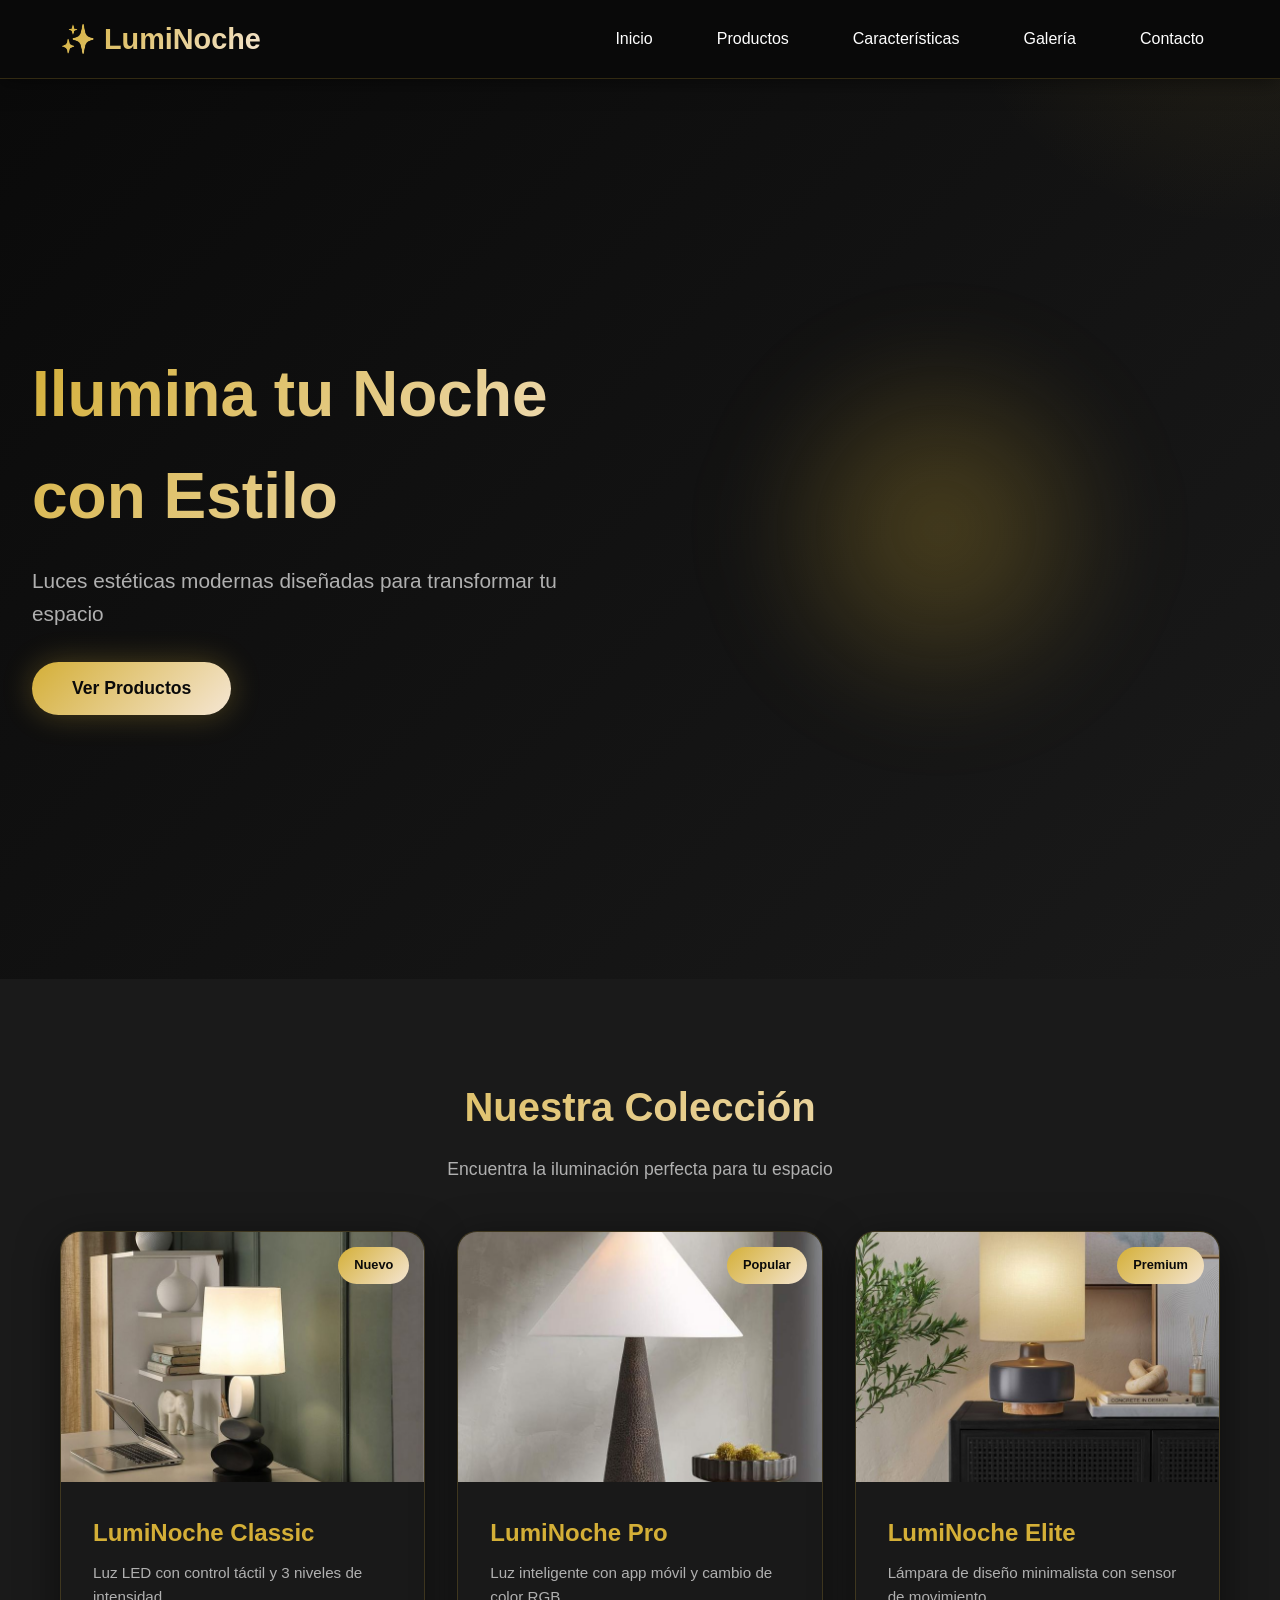
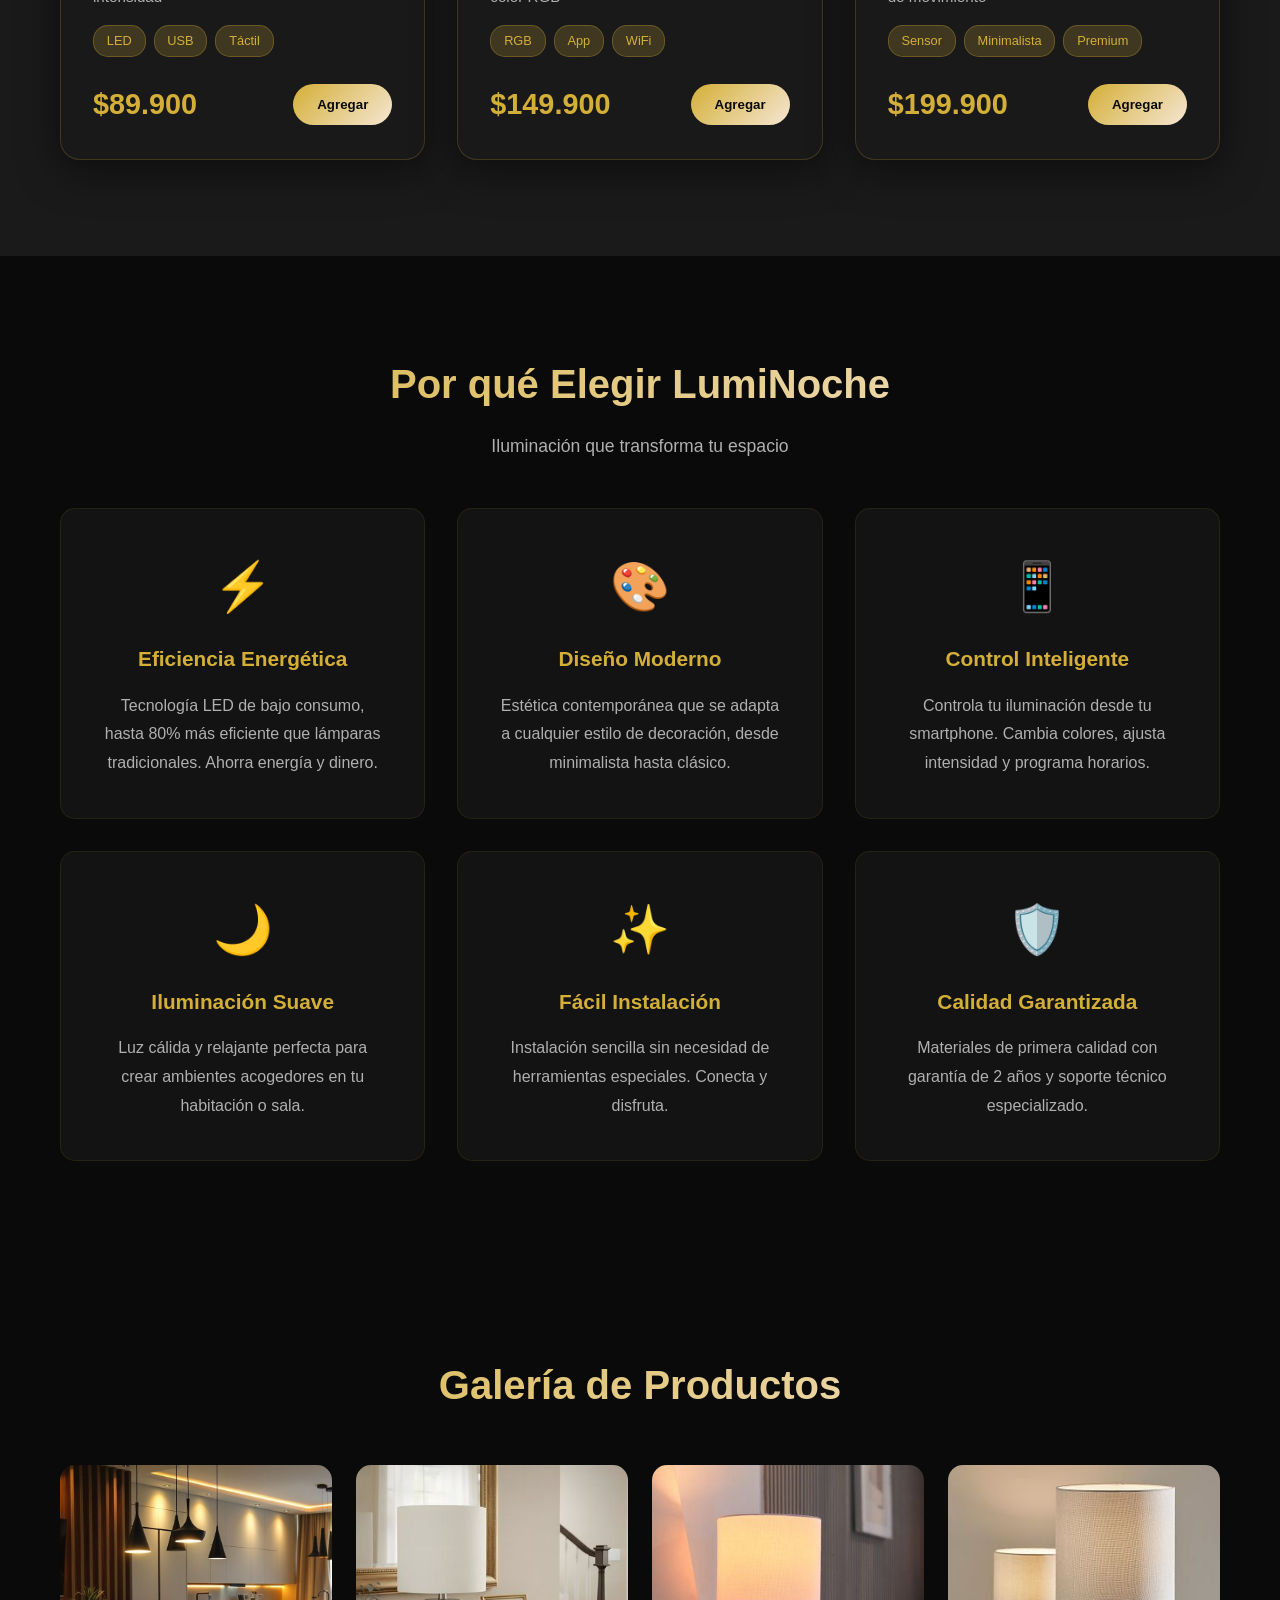
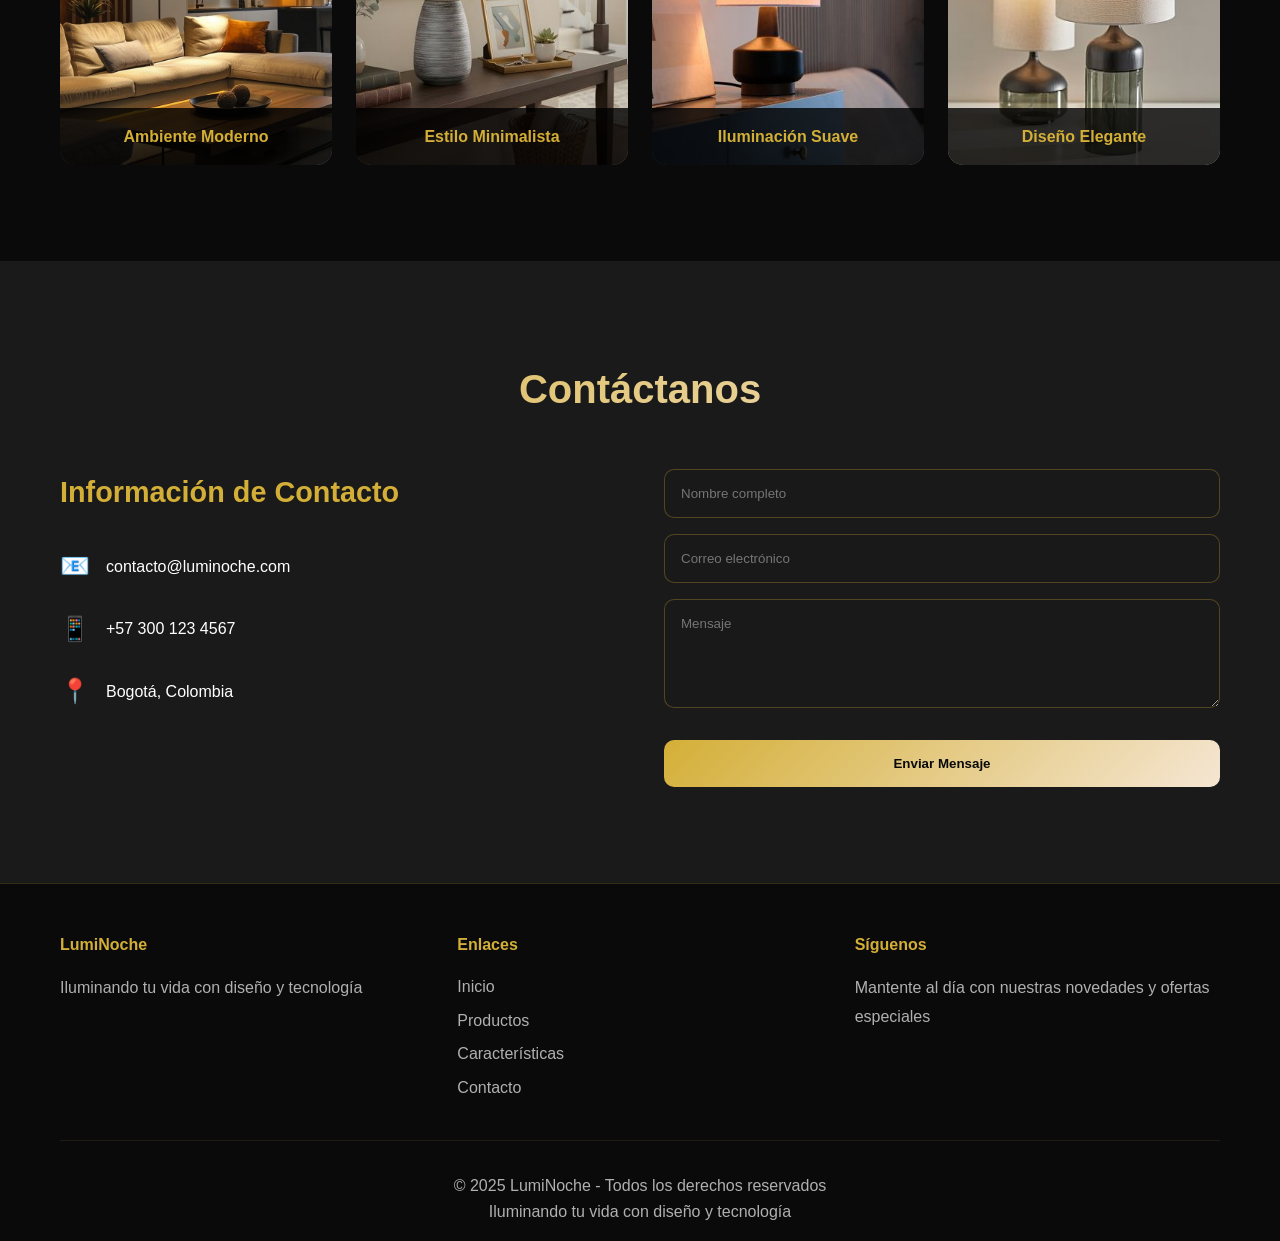
<file: index.html>
<!DOCTYPE html>
<html lang="es">
<head>
    <meta charset="UTF-8">
    <meta name="viewport" content="width=device-width, initial-scale=1.0">
    <meta name="description" content="Luces estéticas modernas para mesas de noche - Diseño elegante y funcional para tu hogar">
    <meta name="author" content="Estudiante UNAD">
    <title>LumiNoche - Luces Estéticas Modernas para Mesas de Noche</title>
    <link rel="stylesheet" href="css/styles.css">
    <base href="./">
</head>
<body>
    <header>
        <nav class="navbar">
            <div class="container">
                <h1 class="logo">✨ LumiNoche</h1>
                <ul class="nav-menu">
                    <li><a href="#inicio">Inicio</a></li>
                    <li><a href="#productos">Productos</a></li>
                    <li><a href="#caracteristicas">Características</a></li>
                    <li><a href="#galeria">Galería</a></li>
                    <li><a href="#contacto">Contacto</a></li>
                </ul>
                <button class="menu-toggle" id="menuToggle">☰</button>
            </div>
        </nav>
    </header>

    <main>
        <!-- Hero Section -->
        <section id="inicio" class="hero">
            <div class="hero-content">
                <h2 class="hero-title">Ilumina tu Noche con Estilo</h2>
                <p class="hero-subtitle">Luces estéticas modernas diseñadas para transformar tu espacio</p>
                <button class="cta-button" onclick="scrollToSection('productos')">Ver Productos</button>
            </div>
            <div class="hero-image">
                <div class="light-glow"></div>
            </div>
        </section>

        <!-- Productos Section -->
        <section id="productos" class="products-section">
            <div class="container">
                <h2 class="section-title">Nuestra Colección</h2>
                <p class="section-subtitle">Encuentra la iluminación perfecta para tu espacio</p>
                
                <div class="products-grid">
                    <div class="product-card">
                        <div class="product-image">
                            <img src="img/lampara-luminoche-classic.jpg" alt="LumiNoche Classic - Luz LED con control táctil">
                            <span class="product-badge">Nuevo</span>
                        </div>
                        <div class="product-info">
                            <h3>LumiNoche Classic</h3>
                            <p class="product-description">Luz LED con control táctil y 3 niveles de intensidad</p>
                            <div class="product-features">
                                <span class="feature-tag">LED</span>
                                <span class="feature-tag">USB</span>
                                <span class="feature-tag">Táctil</span>
                            </div>
                            <div class="product-price">
                                <span class="price">$89.900</span>
                                <button class="btn-add-cart">Agregar</button>
                            </div>
                        </div>
                    </div>

                    <div class="product-card">
                        <div class="product-image">
                            <img src="img/lampara-luminoche-pro.jpg" alt="LumiNoche Pro - Luz inteligente con app móvil">
                            <span class="product-badge">Popular</span>
                        </div>
                        <div class="product-info">
                            <h3>LumiNoche Pro</h3>
                            <p class="product-description">Luz inteligente con app móvil y cambio de color RGB</p>
                            <div class="product-features">
                                <span class="feature-tag">RGB</span>
                                <span class="feature-tag">App</span>
                                <span class="feature-tag">WiFi</span>
                            </div>
                            <div class="product-price">
                                <span class="price">$149.900</span>
                                <button class="btn-add-cart">Agregar</button>
                            </div>
                        </div>
                    </div>

                    <div class="product-card">
                        <div class="product-image">
                            <img src="img/lampara-luminoche-elite.jpg" alt="LumiNoche Elite - Lámpara minimalista con sensor">
                            <span class="product-badge">Premium</span>
                        </div>
                        <div class="product-info">
                            <h3>LumiNoche Elite</h3>
                            <p class="product-description">Lámpara de diseño minimalista con sensor de movimiento</p>
                            <div class="product-features">
                                <span class="feature-tag">Sensor</span>
                                <span class="feature-tag">Minimalista</span>
                                <span class="feature-tag">Premium</span>
                            </div>
                            <div class="product-price">
                                <span class="price">$199.900</span>
                                <button class="btn-add-cart">Agregar</button>
                            </div>
                        </div>
                    </div>
                </div>
            </div>
        </section>

        <!-- Características Section -->
        <section id="caracteristicas" class="features-section">
            <div class="container">
                <h2 class="section-title">Por qué Elegir LumiNoche</h2>
                <p class="section-subtitle">Iluminación que transforma tu espacio</p>
                
                <div class="features-grid">
                    <div class="feature-card">
                        <div class="feature-icon">⚡</div>
                        <h3>Eficiencia Energética</h3>
                        <p>Tecnología LED de bajo consumo, hasta 80% más eficiente que lámparas tradicionales. Ahorra energía y dinero.</p>
                    </div>
                    
                    <div class="feature-card">
                        <div class="feature-icon">🎨</div>
                        <h3>Diseño Moderno</h3>
                        <p>Estética contemporánea que se adapta a cualquier estilo de decoración, desde minimalista hasta clásico.</p>
                    </div>
                    
                    <div class="feature-card">
                        <div class="feature-icon">📱</div>
                        <h3>Control Inteligente</h3>
                        <p>Controla tu iluminación desde tu smartphone. Cambia colores, ajusta intensidad y programa horarios.</p>
                    </div>
                    
                    <div class="feature-card">
                        <div class="feature-icon">🌙</div>
                        <h3>Iluminación Suave</h3>
                        <p>Luz cálida y relajante perfecta para crear ambientes acogedores en tu habitación o sala.</p>
                    </div>
                    
                    <div class="feature-card">
                        <div class="feature-icon">✨</div>
                        <h3>Fácil Instalación</h3>
                        <p>Instalación sencilla sin necesidad de herramientas especiales. Conecta y disfruta.</p>
                    </div>
                    
                    <div class="feature-card">
                        <div class="feature-icon">🛡️</div>
                        <h3>Calidad Garantizada</h3>
                        <p>Materiales de primera calidad con garantía de 2 años y soporte técnico especializado.</p>
                    </div>
                </div>
            </div>
        </section>

        <!-- Galería Section -->
        <section id="galeria" class="gallery-section">
            <div class="container">
                <h2 class="section-title">Galería de Productos</h2>
                <div class="gallery-grid">
                    <div class="gallery-item">
                        <div class="gallery-image">
                            <img src="img/galeria-ambiente-moderno.jpg" alt="Ambiente moderno con lámpara LumiNoche">
                        </div>
                        <p class="gallery-caption">Ambiente Moderno</p>
                    </div>
                    <div class="gallery-item">
                        <div class="gallery-image">
                            <img src="img/galeria-estilo-minimalista.jpg" alt="Estilo minimalista con lámpara LumiNoche">
                        </div>
                        <p class="gallery-caption">Estilo Minimalista</p>
                    </div>
                    <div class="gallery-item">
                        <div class="gallery-image">
                            <img src="img/galeria-iluminacion-suave.jpg" alt="Iluminación suave de lámpara LumiNoche">
                        </div>
                        <p class="gallery-caption">Iluminación Suave</p>
                    </div>
                    <div class="gallery-item">
                        <div class="gallery-image">
                            <img src="img/galeria-diseno-elegante.jpg" alt="Diseño elegante con lámpara LumiNoche">
                        </div>
                        <p class="gallery-caption">Diseño Elegante</p>
                    </div>
                </div>
            </div>
        </section>

        <!-- Contacto Section -->
        <section id="contacto" class="contact-section">
            <div class="container">
                <h2 class="section-title">Contáctanos</h2>
                <div class="contact-content">
                    <div class="contact-info">
                        <h3>Información de Contacto</h3>
                        <div class="contact-item">
                            <span class="contact-icon">📧</span>
                            <span>contacto@luminoche.com</span>
                        </div>
                        <div class="contact-item">
                            <span class="contact-icon">📱</span>
                            <span>+57 300 123 4567</span>
                        </div>
                        <div class="contact-item">
                            <span class="contact-icon">📍</span>
                            <span>Bogotá, Colombia</span>
                        </div>
                    </div>
                    <form class="contact-form" id="contactForm">
                        <input type="text" placeholder="Nombre completo" required>
                        <input type="email" placeholder="Correo electrónico" required>
                        <textarea placeholder="Mensaje" rows="5" required></textarea>
                        <button type="submit" class="submit-btn">Enviar Mensaje</button>
                    </form>
                </div>
            </div>
        </section>
    </main>

    <footer>
        <div class="container">
            <div class="footer-content">
                <div class="footer-section">
                    <h4>LumiNoche</h4>
                    <p>Iluminando tu vida con diseño y tecnología</p>
                </div>
                <div class="footer-section">
                    <h4>Enlaces</h4>
                    <ul>
                        <li><a href="#inicio">Inicio</a></li>
                        <li><a href="#productos">Productos</a></li>
                        <li><a href="#caracteristicas">Características</a></li>
                        <li><a href="#contacto">Contacto</a></li>
                    </ul>
                </div>
                <div class="footer-section">
                    <h4>Síguenos</h4>
                    <p>Mantente al día con nuestras novedades y ofertas especiales</p>
                </div>
            </div>
            <div class="footer-bottom">
                <p>&copy; 2025 LumiNoche - Todos los derechos reservados</p>
                <p>Iluminando tu vida con diseño y tecnología</p>
            </div>
        </div>
    </footer>

    <script src="js/main.js"></script>
</body>
</html>
</file>
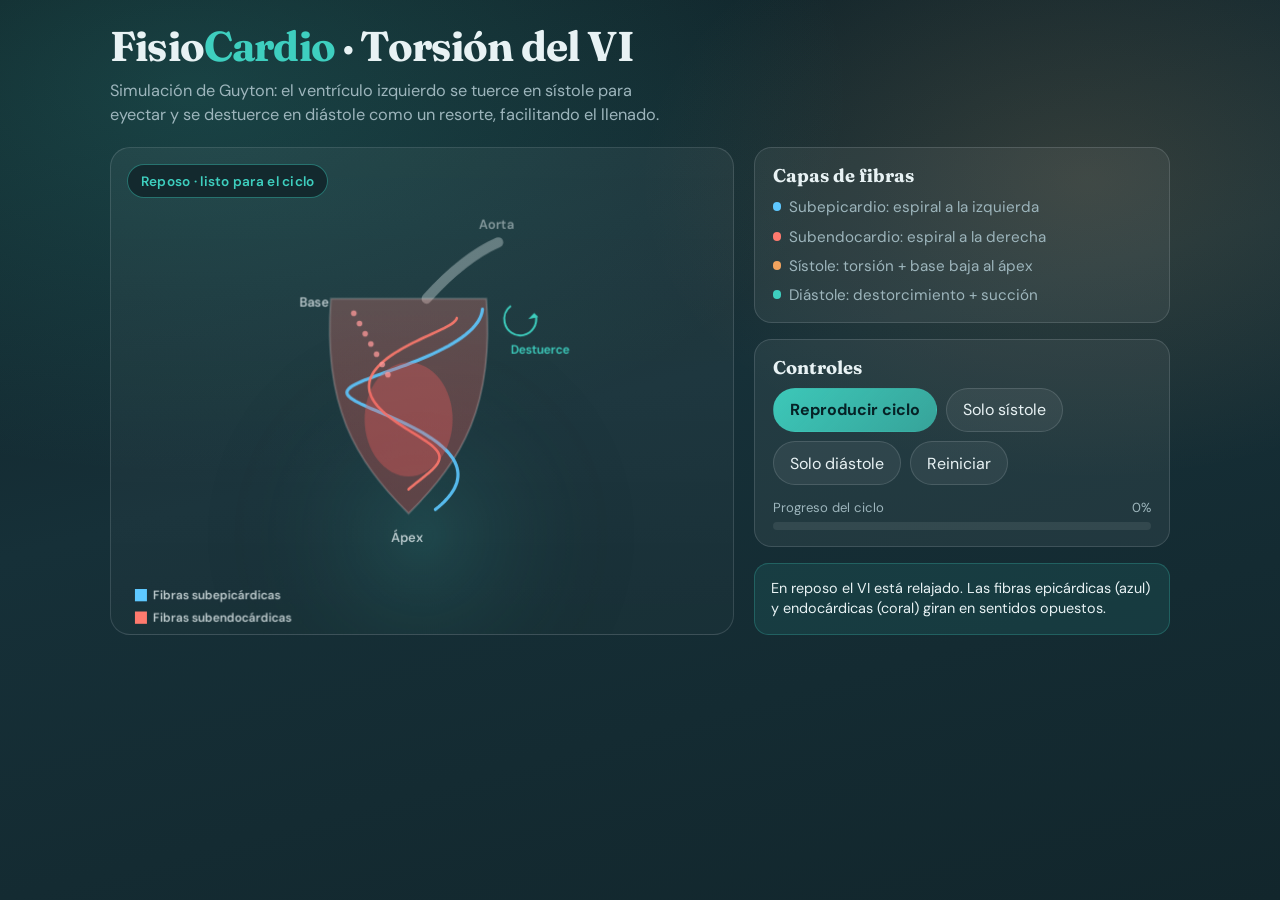
<file: fisiologia/torsion-vi.html>
<!DOCTYPE html>
<html lang="es">
<head>
  <meta charset="UTF-8" />
  <meta name="viewport" content="width=device-width, initial-scale=1.0" />
  <title>Simulación · Torsión del ventrículo izquierdo</title>
  <link rel="preconnect" href="https://fonts.googleapis.com" />
  <link rel="preconnect" href="https://fonts.gstatic.com" crossorigin />
  <link href="https://fonts.googleapis.com/css2?family=DM+Sans:ital,opsz,wght@0,9..40,400;0,9..40,600;0,9..40,700;1,9..40,400&family=Fraunces:opsz,wght@9..144,500;9..144,700&display=swap" rel="stylesheet" />
  <style>
    :root {
      --bg-deep: #0f1f24;
      --bg-mid: #163038;
      --bg-soft: #1e3d47;
      --ink: #e8f2f4;
      --muted: #9db5bc;
      --accent: #3ecfbf;
      --accent-2: #f0a35e;
      --epi: #5ec8ff;
      --endo: #ff7a6e;
      --blood: #e85d5d;
      --panel: rgba(255, 255, 255, 0.06);
      --line: rgba(232, 242, 244, 0.14);
    }

    * { box-sizing: border-box; margin: 0; padding: 0; }

    body {
      min-height: 100vh;
      font-family: "DM Sans", sans-serif;
      color: var(--ink);
      background:
        radial-gradient(1200px 700px at 15% 10%, rgba(62, 207, 191, 0.18), transparent 55%),
        radial-gradient(900px 600px at 85% 20%, rgba(240, 163, 94, 0.14), transparent 50%),
        linear-gradient(165deg, var(--bg-deep), var(--bg-mid) 45%, #12262c);
      overflow-x: hidden;
    }

    .wrap {
      width: min(1100px, 100%);
      margin: 0 auto;
      padding: 1.5rem 1.25rem 2.5rem;
    }

    header {
      display: grid;
      gap: 0.55rem;
      margin-bottom: 1.25rem;
      animation: rise 0.7s ease both;
    }

    .brand {
      font-family: "Fraunces", serif;
      font-size: clamp(1.8rem, 4vw, 2.6rem);
      letter-spacing: -0.02em;
      line-height: 1.1;
    }

    .brand span { color: var(--accent); }

    .lead {
      color: var(--muted);
      max-width: 52ch;
      font-size: 1.02rem;
      line-height: 1.5;
    }

    .stage {
      display: grid;
      grid-template-columns: 1.2fr 0.8fr;
      gap: 1.25rem;
      align-items: stretch;
    }

    @media (max-width: 860px) {
      .stage { grid-template-columns: 1fr; }
    }

    .canvas-panel {
      position: relative;
      border: 1px solid var(--line);
      background: linear-gradient(180deg, rgba(255,255,255,0.05), rgba(255,255,255,0.02));
      border-radius: 1.25rem;
      min-height: 420px;
      overflow: hidden;
      animation: rise 0.8s ease 0.08s both;
    }

    canvas {
      display: block;
      width: 100%;
      height: 100%;
      min-height: 420px;
    }

    .phase-badge {
      position: absolute;
      top: 1rem;
      left: 1rem;
      padding: 0.45rem 0.8rem;
      border-radius: 999px;
      font-size: 0.85rem;
      font-weight: 600;
      letter-spacing: 0.02em;
      background: rgba(15, 31, 36, 0.72);
      border: 1px solid var(--line);
      backdrop-filter: blur(6px);
      transition: color 0.3s, border-color 0.3s;
    }

    .phase-badge.sistole { color: var(--accent-2); border-color: rgba(240,163,94,0.45); }
    .phase-badge.diastole { color: var(--accent); border-color: rgba(62,207,191,0.45); }

    .side {
      display: grid;
      gap: 1rem;
      animation: rise 0.85s ease 0.12s both;
    }

    .panel {
      border: 1px solid var(--line);
      background: var(--panel);
      border-radius: 1.1rem;
      padding: 1rem 1.1rem;
    }

    .panel h2 {
      font-family: "Fraunces", serif;
      font-size: 1.15rem;
      margin-bottom: 0.55rem;
    }

    .panel p, .panel li {
      color: var(--muted);
      font-size: 0.95rem;
      line-height: 1.45;
    }

    .panel ul {
      list-style: none;
      display: grid;
      gap: 0.45rem;
    }

    .panel li::before {
      content: "";
      display: inline-block;
      width: 0.55rem;
      height: 0.55rem;
      border-radius: 50%;
      margin-right: 0.45rem;
      transform: translateY(-1px);
    }

    .panel li.epi::before { background: var(--epi); }
    .panel li.endo::before { background: var(--endo); }
    .panel li.twist::before { background: var(--accent-2); }
    .panel li.untwist::before { background: var(--accent); }

    .controls {
      display: flex;
      flex-wrap: wrap;
      gap: 0.6rem;
    }

    button {
      font: inherit;
      border: 1px solid var(--line);
      background: rgba(255,255,255,0.06);
      color: var(--ink);
      border-radius: 999px;
      padding: 0.65rem 1rem;
      cursor: pointer;
      transition: transform 0.15s ease, background 0.2s ease, border-color 0.2s;
    }

    button:hover { transform: translateY(-1px); background: rgba(255,255,255,0.1); }
    button:active { transform: translateY(0); }
    button.primary {
      background: linear-gradient(135deg, rgba(62,207,191,0.95), rgba(62,207,191,0.7));
      color: #062226;
      border-color: transparent;
      font-weight: 700;
    }
    button.active {
      border-color: var(--accent);
      box-shadow: 0 0 0 1px rgba(62,207,191,0.35) inset;
    }

    .meter {
      margin-top: 0.85rem;
      display: grid;
      gap: 0.4rem;
    }

    .meter label {
      display: flex;
      justify-content: space-between;
      font-size: 0.82rem;
      color: var(--muted);
    }

    .bar {
      height: 8px;
      border-radius: 999px;
      background: rgba(255,255,255,0.08);
      overflow: hidden;
    }

    .bar > i {
      display: block;
      height: 100%;
      width: 0%;
      border-radius: inherit;
      background: linear-gradient(90deg, var(--accent), var(--accent-2));
      transition: width 0.08s linear;
    }

    .tip {
      font-size: 0.9rem;
      color: var(--ink);
      background: rgba(62, 207, 191, 0.1);
      border: 1px solid rgba(62, 207, 191, 0.25);
      border-radius: 0.9rem;
      padding: 0.85rem 1rem;
      line-height: 1.45;
      min-height: 4.5rem;
      transition: opacity 0.25s ease;
    }

    @keyframes rise {
      from { opacity: 0; transform: translateY(12px); }
      to { opacity: 1; transform: translateY(0); }
    }
  </style>
</head>
<body>
  <div class="wrap">
    <header>
      <h1 class="brand">Fisio<span>Cardio</span> · Torsión del VI</h1>
      <p class="lead">
        Simulación de Guyton: el ventrículo izquierdo se tuerce en sístole para eyectar
        y se destuerce en diástole como un resorte, facilitando el llenado.
      </p>
    </header>

    <div class="stage">
      <section class="canvas-panel" aria-label="Simulación visual del ventrículo izquierdo">
        <div id="phaseBadge" class="phase-badge diastole">Diástole · destorcimiento</div>
        <canvas id="heartCanvas" width="720" height="520"></canvas>
      </section>

      <aside class="side">
        <div class="panel">
          <h2>Capas de fibras</h2>
          <ul>
            <li class="epi">Subepicardio: espiral a la izquierda</li>
            <li class="endo">Subendocardio: espiral a la derecha</li>
            <li class="twist">Sístole: torsión + base baja al ápex</li>
            <li class="untwist">Diástole: destorcimiento + succión</li>
          </ul>
        </div>

        <div class="panel">
          <h2>Controles</h2>
          <div class="controls">
            <button id="btnPlay" class="primary" type="button">Reproducir ciclo</button>
            <button id="btnSistole" type="button">Solo sístole</button>
            <button id="btnDiastole" type="button">Solo diástole</button>
            <button id="btnReset" type="button">Reiniciar</button>
          </div>
          <div class="meter">
            <label>
              <span>Progreso del ciclo</span>
              <span id="phaseText">0%</span>
            </label>
            <div class="bar"><i id="progressBar"></i></div>
          </div>
        </div>

        <p id="tip" class="tip">
          Pulsa <strong>Reproducir ciclo</strong> para ver eyección (giro) y llenado (destorcimiento).
        </p>
      </aside>
    </div>
  </div>

  <script>
    const canvas = document.getElementById("heartCanvas");
    const ctx = canvas.getContext("2d");
    const badge = document.getElementById("phaseBadge");
    const tip = document.getElementById("tip");
    const progressBar = document.getElementById("progressBar");
    const phaseText = document.getElementById("phaseText");

    const btnPlay = document.getElementById("btnPlay");
    const btnSistole = document.getElementById("btnSistole");
    const btnDiastole = document.getElementById("btnDiastole");
    const btnReset = document.getElementById("btnReset");

    let playing = false;
    let mode = "cycle"; // cycle | sistole | diastole
    let t = 0; // 0..1
    let last = 0;
    const CYCLE_MS = 4200;

    const tips = {
      rest: "En reposo el VI está relajado. Las fibras epicárdicas (azul) y endocárdicas (coral) giran en sentidos opuestos.",
      sistoleEarly: "Sístole temprana: empieza la torsión. La base gira y baja hacia el ápex; la sangre sale a la aorta.",
      sistolePeak: "Pico de sístole: máxima torsión. El VI actúa como una toalla que se escurre → mejor eyección.",
      diastoleEarly: "Diástole temprana: el VI queda como resorte cargado y se destuerce; aparece succión de llenado.",
      diastoleLate: "Diástole tardía: destorcimiento casi completo. Las cámaras se llenan con facilidad."
    };

    function resize() {
      const rect = canvas.parentElement.getBoundingClientRect();
      const dpr = Math.min(window.devicePixelRatio || 1, 2);
      canvas.width = Math.floor(rect.width * dpr);
      canvas.height = Math.floor(Math.max(420, rect.height) * dpr);
      ctx.setTransform(dpr, 0, 0, dpr, 0, 0);
    }

    function easeInOut(x) {
      return x < 0.5 ? 2 * x * x : 1 - Math.pow(-2 * x + 2, 2) / 2;
    }

    function stateFromT(time) {
      // 0-0.48 sistole, 0.48-1 diastole
      if (time < 0.48) {
        const u = easeInOut(time / 0.48);
        return {
          phase: "sistole",
          twist: u,
          shorten: u,
          eject: u,
          fill: 1 - u * 0.85,
          label: "Sístole · torsión y eyección",
          tipKey: u < 0.45 ? "sistoleEarly" : "sistolePeak"
        };
      }
      const u = easeInOut((time - 0.48) / 0.52);
      return {
        phase: "diastole",
        twist: 1 - u,
        shorten: 1 - u,
        eject: 0,
        fill: 0.15 + u * 0.85,
        label: "Diástole · destorcimiento y llenado",
        tipKey: u < 0.5 ? "diastoleEarly" : "diastoleLate"
      };
    }

    function drawHelix(cx, cy, rTop, rBot, h, turns, phase, color, width, alpha) {
      ctx.save();
      ctx.strokeStyle = color;
      ctx.globalAlpha = alpha;
      ctx.lineWidth = width;
      ctx.lineCap = "round";
      ctx.beginPath();
      const steps = 90;
      for (let i = 0; i <= steps; i++) {
        const p = i / steps;
        const y = cy - h / 2 + p * h;
        const r = rTop + (rBot - rTop) * p;
        const ang = phase + turns * Math.PI * 2 * p;
        const x = cx + Math.cos(ang) * r;
        const y2 = y + Math.sin(ang) * r * 0.18;
        if (i === 0) ctx.moveTo(x, y2);
        else ctx.lineTo(x, y2);
      }
      ctx.stroke();
      ctx.restore();
    }

    function drawBlood(cx, cy, h, fill, eject) {
      // cavity
      const top = cy - h / 2 + 28;
      const bot = cy + h / 2 - 18;
      const cavityH = (bot - top) * fill;
      ctx.save();
      ctx.fillStyle = "rgba(232, 93, 93, 0.35)";
      ctx.beginPath();
      ctx.ellipse(cx, bot - cavityH / 2, 42 * (0.85 + fill * 0.2), cavityH / 2, 0, 0, Math.PI * 2);
      ctx.fill();

      // ejection particles to aorta (up-right)
      if (eject > 0.05) {
        for (let i = 0; i < 10; i++) {
          const p = (i / 10 + eject) % 1;
          const x = cx + 10 + p * 70;
          const y = cy - h / 2 - 10 - p * 50 - Math.sin(p * 8) * 4;
          ctx.globalAlpha = (1 - p) * eject;
          ctx.fillStyle = "#ff8d8d";
          ctx.beginPath();
          ctx.arc(x, y, 3.2, 0, Math.PI * 2);
          ctx.fill();
        }
      }

      // filling droplets from mitral (top-left)
      if (fill > 0.35 && eject < 0.2) {
        for (let i = 0; i < 7; i++) {
          const p = (i / 7 + (1 - fill)) % 1;
          const x = cx - 55 + p * 40;
          const y = cy - h / 2 - 20 + p * 70;
          ctx.globalAlpha = 0.35 + fill * 0.4;
          ctx.fillStyle = "#ff9a9a";
          ctx.beginPath();
          ctx.arc(x, y, 2.8, 0, Math.PI * 2);
          ctx.fill();
        }
      }
      ctx.restore();
    }

    function draw(state) {
      const w = canvas.clientWidth;
      const h = canvas.clientHeight;
      ctx.clearRect(0, 0, w, h);

      // soft floor glow
      const g = ctx.createRadialGradient(w * 0.5, h * 0.78, 10, w * 0.5, h * 0.78, w * 0.35);
      g.addColorStop(0, "rgba(62,207,191,0.12)");
      g.addColorStop(1, "transparent");
      ctx.fillStyle = g;
      ctx.fillRect(0, 0, w, h);

      const cx = w * 0.48;
      const cy = h * 0.52;
      const baseYShift = state.shorten * 26;
      const height = 210 - state.shorten * 28;
      const rTop = 78 - state.shorten * 10;
      const rBot = 48 - state.shorten * 4;

      // aorta stub
      ctx.save();
      ctx.strokeStyle = "rgba(232,242,244,0.35)";
      ctx.lineWidth = 10;
      ctx.lineCap = "round";
      ctx.beginPath();
      ctx.moveTo(cx + 18, cy - height / 2 - baseYShift);
      ctx.quadraticCurveTo(cx + 55, cy - height / 2 - 40 - baseYShift, cx + 90, cy - height / 2 - 55 - baseYShift);
      ctx.stroke();
      ctx.fillStyle = "rgba(232,242,244,0.5)";
      ctx.font = "600 13px DM Sans";
      ctx.fillText("Aorta", cx + 70, cy - height / 2 - 68 - baseYShift);
      ctx.restore();

      // ventricle body
      ctx.save();
      ctx.translate(0, -baseYShift * 0.35);
      const body = ctx.createLinearGradient(cx, cy - height / 2, cx, cy + height / 2);
      body.addColorStop(0, "rgba(255,130,120,0.28)");
      body.addColorStop(1, "rgba(200,70,70,0.38)");
      ctx.fillStyle = body;
      ctx.beginPath();
      ctx.moveTo(cx - rTop, cy - height / 2);
      ctx.bezierCurveTo(cx - rTop - 8, cy, cx - rBot - 6, cy + height * 0.25, cx, cy + height / 2);
      ctx.bezierCurveTo(cx + rBot + 6, cy + height * 0.25, cx + rTop + 8, cy, cx + rTop, cy - height / 2);
      ctx.closePath();
      ctx.fill();
      ctx.strokeStyle = "rgba(255,255,255,0.18)";
      ctx.lineWidth = 2;
      ctx.stroke();

      // fiber helices (opposite directions)
      const epiPhase = -state.twist * 1.35;
      const endoPhase = state.twist * 1.55;
      drawHelix(cx, cy, rTop * 0.95, rBot * 0.95, height * 0.9, 1.15, epiPhase, "#5ec8ff", 3.2, 0.9);
      drawHelix(cx, cy, rTop * 0.62, rBot * 0.55, height * 0.82, -1.25, endoPhase, "#ff7a6e", 2.6, 0.9);

      drawBlood(cx, cy + 8, height * 0.75, state.fill, state.eject);

      // base / apex labels
      ctx.fillStyle = "rgba(232,242,244,0.75)";
      ctx.font = "600 13px DM Sans";
      ctx.fillText("Base", cx - 110, cy - height / 2 + 8);
      ctx.fillText("Ápex", cx - 18, cy + height / 2 + 28);

      // rotation arrows
      ctx.save();
      ctx.translate(cx + rTop + 34, cy - height / 2 + 20);
      ctx.strokeStyle = state.phase === "sistole" ? "#f0a35e" : "#3ecfbf";
      ctx.fillStyle = ctx.strokeStyle;
      ctx.lineWidth = 2;
      ctx.beginPath();
      ctx.arc(0, 0, 16, -0.2, Math.PI * 1.3);
      ctx.stroke();
      const dir = state.phase === "sistole" ? 1 : -1;
      ctx.beginPath();
      ctx.moveTo(14, -6);
      ctx.lineTo(18, 2 * dir);
      ctx.lineTo(8, 0);
      ctx.fill();
      ctx.font = "600 12px DM Sans";
      ctx.fillText(state.phase === "sistole" ? "Giro" : "Destuerce", -10, 34);
      ctx.restore();

      ctx.restore();

      // legend
      ctx.font = "600 12px DM Sans";
      ctx.fillStyle = "#5ec8ff";
      ctx.fillRect(24, h - 54, 12, 12);
      ctx.fillStyle = "rgba(232,242,244,0.8)";
      ctx.fillText("Fibras subepicárdicas", 42, h - 44);
      ctx.fillStyle = "#ff7a6e";
      ctx.fillRect(24, h - 32, 12, 12);
      ctx.fillStyle = "rgba(232,242,244,0.8)";
      ctx.fillText("Fibras subendocárdicas", 42, h - 22);
    }

    function applyUi(state) {
      badge.textContent = state.label;
      badge.className = "phase-badge " + state.phase;
      progressBar.style.width = `${Math.round(t * 100)}%`;
      phaseText.textContent = `${Math.round(t * 100)}%`;
      tip.innerHTML = tips[state.tipKey] || tips.rest;
    }

    function frame(now) {
      if (!last) last = now;
      const dt = now - last;
      last = now;

      if (playing) {
        t += dt / CYCLE_MS;
        if (mode === "sistole" && t > 0.48) t = 0.48;
        if (mode === "diastole") {
          if (t < 0.48) t = 0.48;
          if (t >= 1) t = 0.48;
        }
        if (mode === "cycle" && t >= 1) t -= 1;
      }

      const state = t === 0 && !playing ? {
        phase: "diastole",
        twist: 0,
        shorten: 0,
        eject: 0,
        fill: 1,
        label: "Reposo · listo para el ciclo",
        tipKey: "rest"
      } : stateFromT(Math.min(t, 0.999));

      draw(state);
      applyUi(state);
      requestAnimationFrame(frame);
    }

    function setMode(next, autoPlay = true) {
      mode = next;
      [btnPlay, btnSistole, btnDiastole].forEach((b) => b.classList.remove("active"));
      if (next === "cycle") btnPlay.classList.add("active");
      if (next === "sistole") btnSistole.classList.add("active");
      if (next === "diastole") btnDiastole.classList.add("active");
      if (autoPlay) {
        playing = true;
        btnPlay.textContent = "Pausar";
      }
    }

    btnPlay.addEventListener("click", () => {
      if (mode !== "cycle") {
        setMode("cycle", true);
        return;
      }
      playing = !playing;
      btnPlay.textContent = playing ? "Pausar" : "Reproducir ciclo";
      btnPlay.classList.toggle("active", playing);
    });

    btnSistole.addEventListener("click", () => {
      t = 0;
      setMode("sistole", true);
    });

    btnDiastole.addEventListener("click", () => {
      t = 0.48;
      setMode("diastole", true);
    });

    btnReset.addEventListener("click", () => {
      playing = false;
      mode = "cycle";
      t = 0;
      last = 0;
      btnPlay.textContent = "Reproducir ciclo";
      [btnPlay, btnSistole, btnDiastole].forEach((b) => b.classList.remove("active"));
    });

    window.addEventListener("resize", resize);
    resize();
    requestAnimationFrame(frame);
  </script>
</body>
</html>
</file>
<file: css/styles.css>
/* Reset y variables */
* {
    margin: 0;
    padding: 0;
    box-sizing: border-box;
}

:root {
    --primary-dark: #0a0a0a;
    --secondary-dark: #1a1a1a;
    --accent-gold: #d4af37;
    --accent-light: #f5e6d3;
    --text-light: #ffffff;
    --text-gray: #b0b0b0;
    --gradient-gold: linear-gradient(135deg, #d4af37 0%, #f5e6d3 100%);
    --gradient-dark: linear-gradient(135deg, #0a0a0a 0%, #1a1a1a 100%);
    --shadow-glow: 0 0 30px rgba(212, 175, 55, 0.3);
    --shadow-card: 0 10px 40px rgba(0, 0, 0, 0.5);
    --transition: all 0.3s cubic-bezier(0.4, 0, 0.2, 1);
}

body {
    font-family: 'Segoe UI', Tahoma, Geneva, Verdana, sans-serif;
    line-height: 1.6;
    color: var(--text-light);
    background-color: var(--primary-dark);
    overflow-x: hidden;
}

.container {
    max-width: 1200px;
    margin: 0 auto;
    padding: 0 20px;
}

/* Header y Navegación */
header {
    background: rgba(10, 10, 10, 0.95);
    backdrop-filter: blur(10px);
    position: sticky;
    top: 0;
    z-index: 1000;
    box-shadow: 0 2px 20px rgba(0, 0, 0, 0.5);
    border-bottom: 1px solid rgba(212, 175, 55, 0.2);
}

.navbar {
    padding: 1rem 0;
}

.navbar .container {
    display: flex;
    justify-content: space-between;
    align-items: center;
}

.logo {
    font-size: 1.8rem;
    font-weight: bold;
    background: var(--gradient-gold);
    -webkit-background-clip: text;
    -webkit-text-fill-color: transparent;
    background-clip: text;
}

.nav-menu {
    display: flex;
    list-style: none;
    gap: 2rem;
}

.nav-menu a {
    color: var(--text-light);
    text-decoration: none;
    transition: var(--transition);
    padding: 0.5rem 1rem;
    border-radius: 5px;
    position: relative;
}

.nav-menu a::after {
    content: '';
    position: absolute;
    bottom: 0;
    left: 50%;
    transform: translateX(-50%) scaleX(0);
    width: 80%;
    height: 2px;
    background: var(--gradient-gold);
    transition: var(--transition);
}

.nav-menu a:hover::after {
    transform: translateX(-50%) scaleX(1);
}

.menu-toggle {
    display: none;
    background: none;
    border: none;
    color: var(--text-light);
    font-size: 1.5rem;
    cursor: pointer;
}

/* Hero Section */
.hero {
    min-height: 100vh;
    display: flex;
    align-items: center;
    justify-content: space-between;
    padding: 4rem 2rem;
    background: var(--gradient-dark);
    position: relative;
    overflow: hidden;
}

.hero::before {
    content: '';
    position: absolute;
    top: -50%;
    right: -20%;
    width: 600px;
    height: 600px;
    background: radial-gradient(circle, rgba(212, 175, 55, 0.1) 0%, transparent 70%);
    animation: pulse 4s ease-in-out infinite;
}

@keyframes pulse {
    0%, 100% { transform: scale(1); opacity: 0.5; }
    50% { transform: scale(1.1); opacity: 0.8; }
}

.hero-content {
    flex: 1;
    max-width: 600px;
    z-index: 2;
}

.hero-title {
    font-size: 4rem;
    font-weight: bold;
    margin-bottom: 1rem;
    background: var(--gradient-gold);
    -webkit-background-clip: text;
    -webkit-text-fill-color: transparent;
    background-clip: text;
    animation: fadeInUp 1s ease;
}

.hero-subtitle {
    font-size: 1.3rem;
    color: var(--text-gray);
    margin-bottom: 2rem;
    animation: fadeInUp 1s ease 0.2s both;
}

.cta-button {
    padding: 1rem 2.5rem;
    font-size: 1.1rem;
    background: var(--gradient-gold);
    color: var(--primary-dark);
    border: none;
    border-radius: 50px;
    cursor: pointer;
    font-weight: bold;
    transition: var(--transition);
    box-shadow: var(--shadow-glow);
    animation: fadeInUp 1s ease 0.4s both;
}

.cta-button:hover {
    transform: translateY(-3px);
    box-shadow: 0 0 40px rgba(212, 175, 55, 0.5);
}

.hero-image {
    flex: 1;
    display: flex;
    justify-content: center;
    align-items: center;
    position: relative;
}

.light-glow {
    width: 400px;
    height: 400px;
    background: radial-gradient(circle, rgba(212, 175, 55, 0.3) 0%, transparent 70%);
    border-radius: 50%;
    animation: glow 3s ease-in-out infinite;
    filter: blur(40px);
}

@keyframes glow {
    0%, 100% { transform: scale(1); opacity: 0.6; }
    50% { transform: scale(1.2); opacity: 0.8; }
}

/* Products Section */
.products-section {
    padding: 6rem 0;
    background: var(--secondary-dark);
}

.section-title {
    font-size: 2.5rem;
    text-align: center;
    margin-bottom: 1rem;
    background: var(--gradient-gold);
    -webkit-background-clip: text;
    -webkit-text-fill-color: transparent;
    background-clip: text;
}

.section-subtitle {
    text-align: center;
    color: var(--text-gray);
    margin-bottom: 3rem;
    font-size: 1.1rem;
}

.products-grid {
    display: grid;
    grid-template-columns: repeat(auto-fit, minmax(300px, 1fr));
    gap: 2rem;
    margin-top: 3rem;
}

.product-card {
    background: rgba(26, 26, 26, 0.8);
    border-radius: 20px;
    overflow: hidden;
    transition: var(--transition);
    border: 1px solid rgba(212, 175, 55, 0.2);
    box-shadow: var(--shadow-card);
}

.product-card:hover {
    transform: translateY(-10px);
    border-color: var(--accent-gold);
    box-shadow: 0 20px 60px rgba(212, 175, 55, 0.3);
}

.product-image {
    height: 250px;
    background: var(--gradient-dark);
    position: relative;
    display: block;
    overflow: hidden;
}

.product-image img {
    width: 100%;
    height: 100%;
    object-fit: cover;
    display: block;
    transition: var(--transition);
}

/* Fallback si la imagen no carga */
.product-image img[src=""],
.product-image img:not([src]) {
    display: none;
}

.product-image:not(:has(img[src]))::before {
    content: '💡';
    font-size: 5rem;
    opacity: 0.3;
    position: absolute;
    top: 50%;
    left: 50%;
    transform: translate(-50%, -50%);
}

.product-image:hover img {
    transform: scale(1.1);
}

.product-badge {
    position: absolute;
    top: 15px;
    right: 15px;
    background: var(--gradient-gold);
    color: var(--primary-dark);
    padding: 0.5rem 1rem;
    border-radius: 20px;
    font-size: 0.8rem;
    font-weight: bold;
    z-index: 10;
}

.product-info {
    padding: 2rem;
}

.product-info h3 {
    font-size: 1.5rem;
    margin-bottom: 0.5rem;
    color: var(--accent-gold);
}

.product-description {
    color: var(--text-gray);
    margin-bottom: 1rem;
    font-size: 0.95rem;
}

.product-features {
    display: flex;
    gap: 0.5rem;
    margin-bottom: 1.5rem;
    flex-wrap: wrap;
}

.feature-tag {
    background: rgba(212, 175, 55, 0.2);
    color: var(--accent-gold);
    padding: 0.3rem 0.8rem;
    border-radius: 15px;
    font-size: 0.8rem;
    border: 1px solid rgba(212, 175, 55, 0.3);
}

.product-price {
    display: flex;
    justify-content: space-between;
    align-items: center;
}

.price {
    font-size: 1.8rem;
    font-weight: bold;
    color: var(--accent-gold);
}

.btn-add-cart {
    padding: 0.8rem 1.5rem;
    background: var(--gradient-gold);
    color: var(--primary-dark);
    border: none;
    border-radius: 25px;
    cursor: pointer;
    font-weight: bold;
    transition: var(--transition);
}

.btn-add-cart:hover {
    transform: scale(1.05);
    box-shadow: var(--shadow-glow);
}

/* Features Section */
.features-section {
    padding: 6rem 0;
    background: var(--primary-dark);
}

.features-grid {
    display: grid;
    grid-template-columns: repeat(auto-fit, minmax(300px, 1fr));
    gap: 2rem;
    margin-top: 3rem;
}

.feature-card {
    background: rgba(26, 26, 26, 0.6);
    padding: 2.5rem;
    border-radius: 15px;
    text-align: center;
    transition: var(--transition);
    border: 1px solid rgba(212, 175, 55, 0.1);
}

.feature-card:hover {
    transform: translateY(-5px);
    border-color: var(--accent-gold);
    box-shadow: var(--shadow-glow);
}

.feature-icon {
    font-size: 3rem;
    margin-bottom: 1rem;
}

.feature-card h3 {
    color: var(--accent-gold);
    margin-bottom: 1rem;
    font-size: 1.3rem;
}

.feature-card p {
    color: var(--text-gray);
    line-height: 1.8;
}

/* Methodology Section */
.methodology-section {
    padding: 6rem 0;
    background: var(--secondary-dark);
}

.methodology-content {
    display: grid;
    grid-template-columns: repeat(auto-fit, minmax(350px, 1fr));
    gap: 2rem;
    margin-top: 3rem;
}

.methodology-card {
    background: rgba(26, 26, 26, 0.8);
    padding: 2.5rem;
    border-radius: 15px;
    border-left: 4px solid var(--accent-gold);
    box-shadow: var(--shadow-card);
}

.methodology-card h3 {
    color: var(--accent-gold);
    margin-bottom: 1rem;
    font-size: 1.5rem;
}

.methodology-card p {
    color: var(--text-gray);
    margin-bottom: 1rem;
}

.methodology-card ul {
    list-style: none;
    padding-left: 0;
}

.methodology-card li {
    color: var(--text-light);
    margin-bottom: 0.8rem;
    padding-left: 1.5rem;
    position: relative;
}

.methodology-card li::before {
    content: '→';
    position: absolute;
    left: 0;
    color: var(--accent-gold);
}

.methodology-card li strong {
    color: var(--accent-gold);
}

/* Gallery Section */
.gallery-section {
    padding: 6rem 0;
    background: var(--primary-dark);
}

.gallery-grid {
    display: grid;
    grid-template-columns: repeat(auto-fit, minmax(250px, 1fr));
    gap: 1.5rem;
    margin-top: 3rem;
}

.gallery-item {
    position: relative;
    border-radius: 15px;
    overflow: hidden;
    cursor: pointer;
    transition: var(--transition);
}

.gallery-item:hover {
    transform: scale(1.05);
}

.gallery-image {
    height: 300px;
    background: var(--gradient-dark);
    position: relative;
    display: block;
    overflow: hidden;
}

.gallery-image img {
    width: 100%;
    height: 100%;
    object-fit: cover;
    display: block;
    transition: var(--transition);
}

.gallery-item:hover .gallery-image img {
    transform: scale(1.1);
}

.gallery-caption {
    position: absolute;
    bottom: 0;
    left: 0;
    right: 0;
    background: rgba(0, 0, 0, 0.8);
    padding: 1rem;
    text-align: center;
    color: var(--accent-gold);
    font-weight: bold;
}

/* Contact Section */
.contact-section {
    padding: 6rem 0;
    background: var(--secondary-dark);
}

.contact-content {
    display: grid;
    grid-template-columns: 1fr 1fr;
    gap: 3rem;
    margin-top: 3rem;
}

.contact-info h3 {
    color: var(--accent-gold);
    margin-bottom: 2rem;
    font-size: 1.8rem;
}

.contact-item {
    display: flex;
    align-items: center;
    gap: 1rem;
    margin-bottom: 1.5rem;
    color: var(--text-light);
}

.contact-icon {
    font-size: 1.5rem;
}

.contact-form {
    display: flex;
    flex-direction: column;
    gap: 1rem;
}

.contact-form input,
.contact-form textarea {
    padding: 1rem;
    background: rgba(26, 26, 26, 0.8);
    border: 1px solid rgba(212, 175, 55, 0.3);
    border-radius: 10px;
    color: var(--text-light);
    font-family: inherit;
    transition: var(--transition);
}

.contact-form input:focus,
.contact-form textarea:focus {
    outline: none;
    border-color: var(--accent-gold);
    box-shadow: 0 0 10px rgba(212, 175, 55, 0.3);
}

.submit-btn {
    padding: 1rem 2rem;
    background: var(--gradient-gold);
    color: var(--primary-dark);
    border: none;
    border-radius: 10px;
    font-weight: bold;
    cursor: pointer;
    transition: var(--transition);
    margin-top: 1rem;
}

.submit-btn:hover {
    transform: translateY(-3px);
    box-shadow: var(--shadow-glow);
}

/* Footer */
footer {
    background: var(--primary-dark);
    padding: 3rem 0 1rem;
    border-top: 1px solid rgba(212, 175, 55, 0.2);
}

.footer-content {
    display: grid;
    grid-template-columns: repeat(auto-fit, minmax(250px, 1fr));
    gap: 2rem;
    margin-bottom: 2rem;
}

.footer-section h4 {
    color: var(--accent-gold);
    margin-bottom: 1rem;
}

.footer-section p {
    color: var(--text-gray);
    line-height: 1.8;
}

.footer-section ul {
    list-style: none;
}

.footer-section ul li {
    margin-bottom: 0.5rem;
}

.footer-section ul li a {
    color: var(--text-gray);
    text-decoration: none;
    transition: var(--transition);
}

.footer-section ul li a:hover {
    color: var(--accent-gold);
}

.footer-bottom {
    text-align: center;
    padding-top: 2rem;
    border-top: 1px solid rgba(212, 175, 55, 0.1);
    color: var(--text-gray);
}

/* Animations */
@keyframes fadeInUp {
    from {
        opacity: 0;
        transform: translateY(30px);
    }
    to {
        opacity: 1;
        transform: translateY(0);
    }
}

html {
    scroll-behavior: smooth;
}

/* Responsive Design */
@media (max-width: 768px) {
    .nav-menu {
        position: fixed;
        left: -100%;
        top: 70px;
        flex-direction: column;
        background: rgba(10, 10, 10, 0.98);
        width: 100%;
        text-align: center;
        transition: 0.3s;
        box-shadow: var(--shadow-card);
        padding: 2rem 0;
        border-top: 1px solid rgba(212, 175, 55, 0.2);
    }

    .nav-menu.active {
        left: 0;
    }

    .menu-toggle {
        display: block;
    }

    .hero {
        flex-direction: column;
        text-align: center;
        padding: 2rem 1rem;
    }

    .hero-title {
        font-size: 2.5rem;
    }

    .hero-subtitle {
        font-size: 1rem;
    }

    .light-glow {
        width: 300px;
        height: 300px;
    }

    .products-grid,
    .features-grid,
    .methodology-content {
        grid-template-columns: 1fr;
    }

    .contact-content {
        grid-template-columns: 1fr;
    }

    .gallery-grid {
        grid-template-columns: repeat(auto-fit, minmax(200px, 1fr));
    }
}

@media (max-width: 480px) {
    .container {
        padding: 0 15px;
    }

    .hero-title {
        font-size: 2rem;
    }

    .section-title {
        font-size: 2rem;
    }

    .product-card,
    .feature-card,
    .methodology-card {
        padding: 1.5rem;
    }
}
</file>
